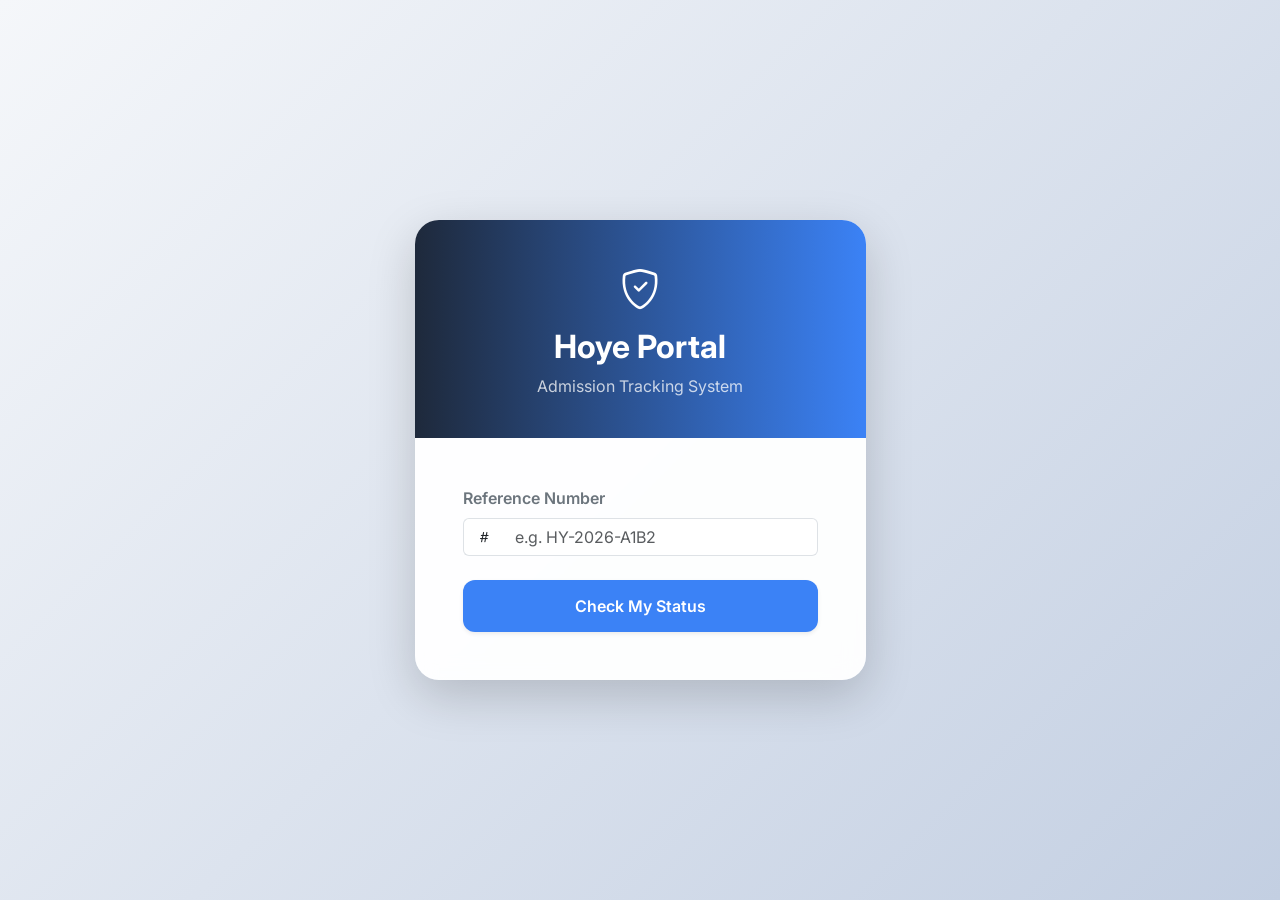
<file: public/track.html>
<!DOCTYPE html>
<html lang="en">
<head>
    <meta charset="UTF-8">
    <meta name="viewport" content="width=device-width, initial-scale=1.0">
    <title>Track Application | Hoye Secondary School</title>
    <link href="https://cdn.jsdelivr.net/npm/bootstrap@5.3.0/dist/css/bootstrap.min.css" rel="stylesheet">
    <link href="https://fonts.googleapis.com/css2?family=Inter:wght@300;400;600;700&display=swap" rel="stylesheet">
    <link rel="stylesheet" href="https://cdn.jsdelivr.net/npm/bootstrap-icons@1.11.0/font/bootstrap-icons.css">
    
    <style>
        body {
            font-family: 'Inter', sans-serif;
            background: linear-gradient(135deg, #f5f7fa 0%, #c3cfe2 100%);
            min-height: 100vh;
            display: flex;
            align-items: center;
        }
        .glass-card {
            background: rgba(255, 255, 255, 0.95);
            backdrop-filter: blur(10px);
            border-radius: 24px;
            border: 1px solid rgba(255, 255, 255, 0.2);
            box-shadow: 0 20px 40px rgba(0,0,0,0.1);
            overflow: hidden;
        }
        .header-gradient {
            background: linear-gradient(90deg, #1e293b, #3b82f6);
            color: white;
            padding: 40px 20px;
            text-align: center;
        }
        .btn-track {
            background: #3b82f6;
            border: none;
            padding: 14px;
            font-weight: 600;
            border-radius: 12px;
            transition: 0.3s;
        }
        .status-box {
            border-radius: 18px;
            padding: 24px;
            background: #f8fafc;
            border: 1px solid #e2e8f0;
        }
        /* Modern Timeline */
        .timeline {
            display: flex;
            justify-content: space-between;
            position: relative;
            margin-top: 30px;
        }
        .timeline::before {
            content: '';
            position: absolute;
            top: 18px;
            left: 10%;
            right: 10%;
            height: 2px;
            background: #e2e8f0;
            z-index: 1;
        }
        .step { z-index: 2; text-align: center; width: 30%; }
        .step-icon {
            width: 40px; height: 40px;
            border-radius: 50%;
            background: white;
            border: 2px solid #e2e8f0;
            display: flex; align-items: center; justify-content: center;
            margin: 0 auto 10px;
        }
        .step.active .step-icon { background: #3b82f6; color: white; border-color: #3b82f6; }
        .step.completed .step-icon { background: #10b981; color: white; border-color: #10b981; }
    </style>
</head>
<body>

<div class="container">
    <div class="row justify-content-center">
        <div class="col-md-6 col-lg-5">
            <div class="glass-card shadow-lg border-0">
                <div class="header-gradient">
                    <i class="bi bi-shield-check fs-1"></i>
                    <h2 class="fw-bold mt-2">Hoye Portal</h2>
                    <p class="mb-0 opacity-75">Admission Tracking System</p>
                </div>
                
                <div class="card-body p-4 p-md-5">
                    <div id="search-section">
                        <label class="form-label fw-semibold text-secondary">Reference Number</label>
                        <div class="input-group mb-4">
                            <span class="input-group-text bg-white border-end-0"><i class="bi bi-hash"></i></span>
                            <input type="text" id="trackInput" class="form-control border-start-0" placeholder="e.g. HY-2026-A1B2">
                        </div>
                        <button onclick="checkStatus()" id="btnText" class="btn btn-primary btn-track w-100 shadow-sm">
                            Check My Status
                        </button>
                    </div>

                    <div id="statusResult" style="display:none;">
                        <div class="status-box text-center mb-4">
                            <h6 class="text-uppercase small fw-bold text-muted mb-1">Applicant</h6>
                            <h4 id="applicantName" class="fw-bold mb-3 text-dark">...</h4>
                            <hr class="my-3 opacity-10">
                            <h6 class="text-uppercase small fw-bold text-muted mb-2">Current Standing</h6>
                            <span id="statusBadge" class="badge p-2 px-4 rounded-pill fs-6"></span>
                        </div>

                        <div class="timeline">
                            <div class="step completed" id="step1">
                                <div class="step-icon"><i class="bi bi-file-earmark-check"></i></div>
                                <small class="fw-medium">Applied</small>
                            </div>
                            <div class="step" id="step2">
                                <div class="step-icon"><i class="bi bi-hourglass-split"></i></div>
                                <small class="fw-medium">Review</small>
                            </div>
                            <div class="step" id="step3">
                                <div class="step-icon"><i class="bi bi-check-circle"></i></div>
                                <small class="fw-medium">Decision</small>
                            </div>
                        </div>

                        <button onclick="location.reload()" class="btn btn-light btn-sm w-100 mt-5 border rounded-3 text-secondary">
                            <i class="bi bi-arrow-left"></i> Track another number
                        </button>
                    </div>

                    <div id="notFoundSection" style="display:none;" class="text-center">
                        <div class="mb-4">
                            <i class="bi bi-search-heart text-danger display-4"></i>
                            <h4 class="mt-3 fw-bold">Not Found</h4>
                            <p class="text-muted small">We couldn't find an application with that code.</p>
                        </div>

                        <div class="p-3 border-0 bg-light rounded-4 mb-4">
                            <h6 class="fw-bold mb-1">Forgot your code?</h6>
                            <p class="text-muted extra-small mb-3" style="font-size: 0.8rem;">Enter your ID and Phone to recover it.</p>
                            <input type="text" id="recoverID" class="form-control mb-2 form-control-sm" placeholder="ID Number">
                            <input type="text" id="recoverPhone" class="form-control mb-3 form-control-sm" placeholder="Phone Number">
                            <button onclick="recoverReference()" id="btnRecover" class="btn btn-dark btn-sm w-100 rounded-3">Recover Reference</button>
                        </div>

                        <button onclick="location.reload()" class="btn btn-link btn-sm text-decoration-none">Try again</button>
                    </div>
                </div>
            </div>
        </div>
    </div>
</div>

<script>
async function checkStatus() {
    const ref = document.getElementById('trackInput').value.trim();
    const btn = document.getElementById('btnText');
    
    if(!ref) return alert("Please enter a tracking number");

    btn.innerText = "Searching...";
    btn.disabled = true;

    try {
        const response = await fetch("../app/track_status.php?ref=" + ref);
        const result = await response.json();

        if (result.status === 'success') {
            const data = result.data;
            document.getElementById('search-section').style.display = 'none';
            document.getElementById('statusResult').style.display = 'block';
            
            // Combine names safely from database record columns
            document.getElementById('applicantName').innerText = data.first_name + " " + (data.last_name || "");
            
            const badge = document.getElementById('statusBadge');
            const cleanStatus = data.status.toLowerCase().trim();
            badge.innerText = cleanStatus.toUpperCase();

            // Reset baseline timeline step properties
            document.getElementById('step2').className = 'step';
            document.getElementById('step3').className = 'step';

            // DYNAMIC CONTRAST BADGE STYLE MAPPER ENGINE
            if (cleanStatus === 'accepted') {
                // Bold dark green text over soft emerald pill container
                badge.className = 'badge p-2 px-4 rounded-pill fs-6';
                badge.style.backgroundColor = '#dcfce7';
                badge.style.color = '#166534';
                
                // Advance the timeline visual checks completely
                document.getElementById('step2').className = 'step completed';
                document.getElementById('step3').className = 'step completed';

            } else if (cleanStatus === 'rejected') {
                // Bold dark red text over soft candy crimson pill container
                badge.className = 'badge p-2 px-4 rounded-pill fs-6';
                badge.style.backgroundColor = '#fee2e2';
                badge.style.color = '#991b1b';
                
                // Halt the status timeline flow gracefully
                document.getElementById('step2').className = 'step active';

            } else { 
                // Default / PENDING State: Bold dark amber text over soft canary gold container
                badge.className = 'badge p-2 px-4 rounded-pill fs-6';
                badge.style.backgroundColor = '#fef9c3';
                badge.style.color = '#854d0e';
                
                // Set timeline context state indicator to show Processing
                document.getElementById('step2').className = 'step active';
            }

        } else {
            // Display clean validation warning card view component
            document.getElementById('search-section').style.display = 'none';
            document.getElementById('notFoundSection').style.display = 'block';
        }
    } catch (err) {
        alert("System connection error. Check if your server is running.");
        btn.disabled = false;
        btn.innerText = "Check My Status";
    }
}

async function recoverReference() {
    const id = document.getElementById('recoverID').value.trim();
    const phone = document.getElementById('recoverPhone').value.trim(); 
    const btn = document.getElementById('btnRecover');

    if(!id || !phone) return alert("Please enter both ID and Mobile Number");

    btn.innerText = "Finding...";
    
    try {
        const response = await fetch(`../app/recover_ref.php?id=${id}&phone=${phone}`);
        const result = await response.json();

        if(result.status === 'success') {
            alert("Found! Your Reference is: " + result.ref_number);
            document.getElementById('trackInput').value = result.ref_number;
            checkStatus(); 
        } else {
            alert("Application not found. Please check your details.");
            btn.innerText = "Recover Reference";
        }
    } catch (e) {
        alert("Recovery service error.");
    }
}
</script>
</body>
</html>
</file>
